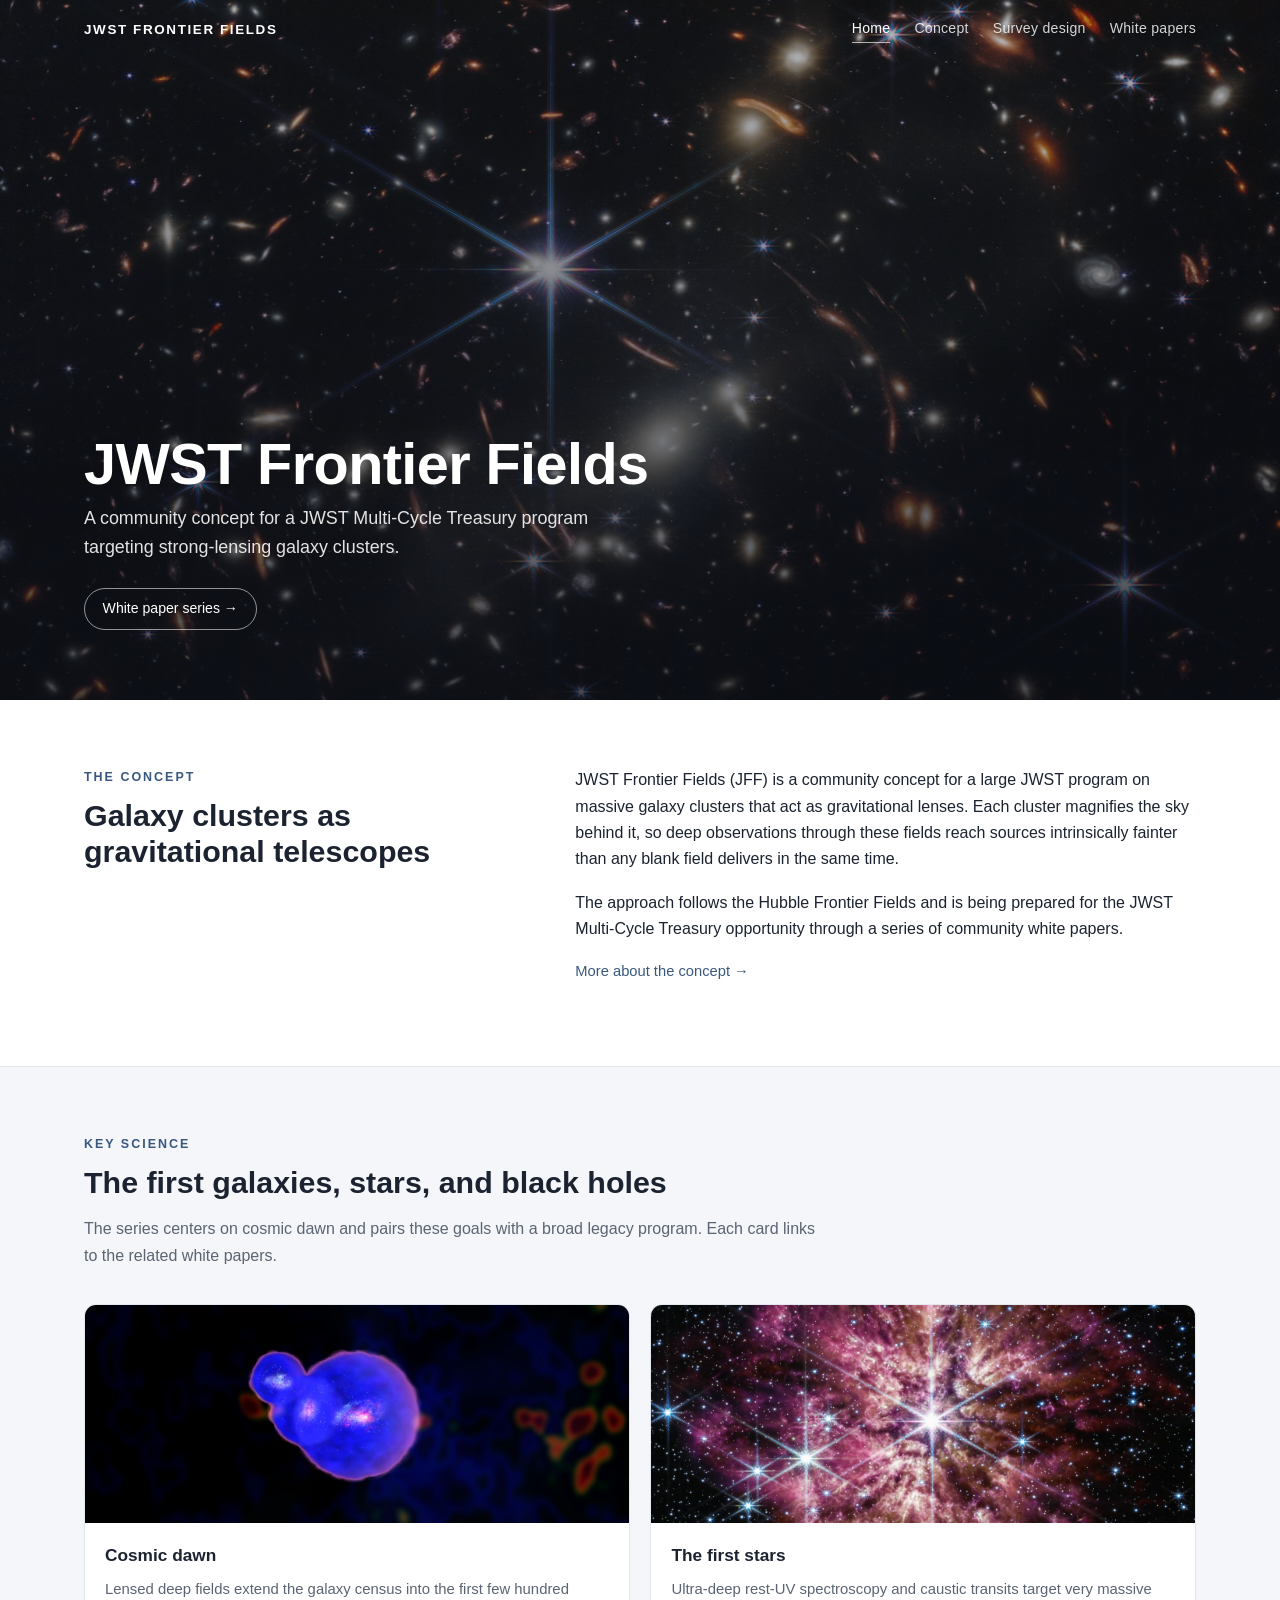
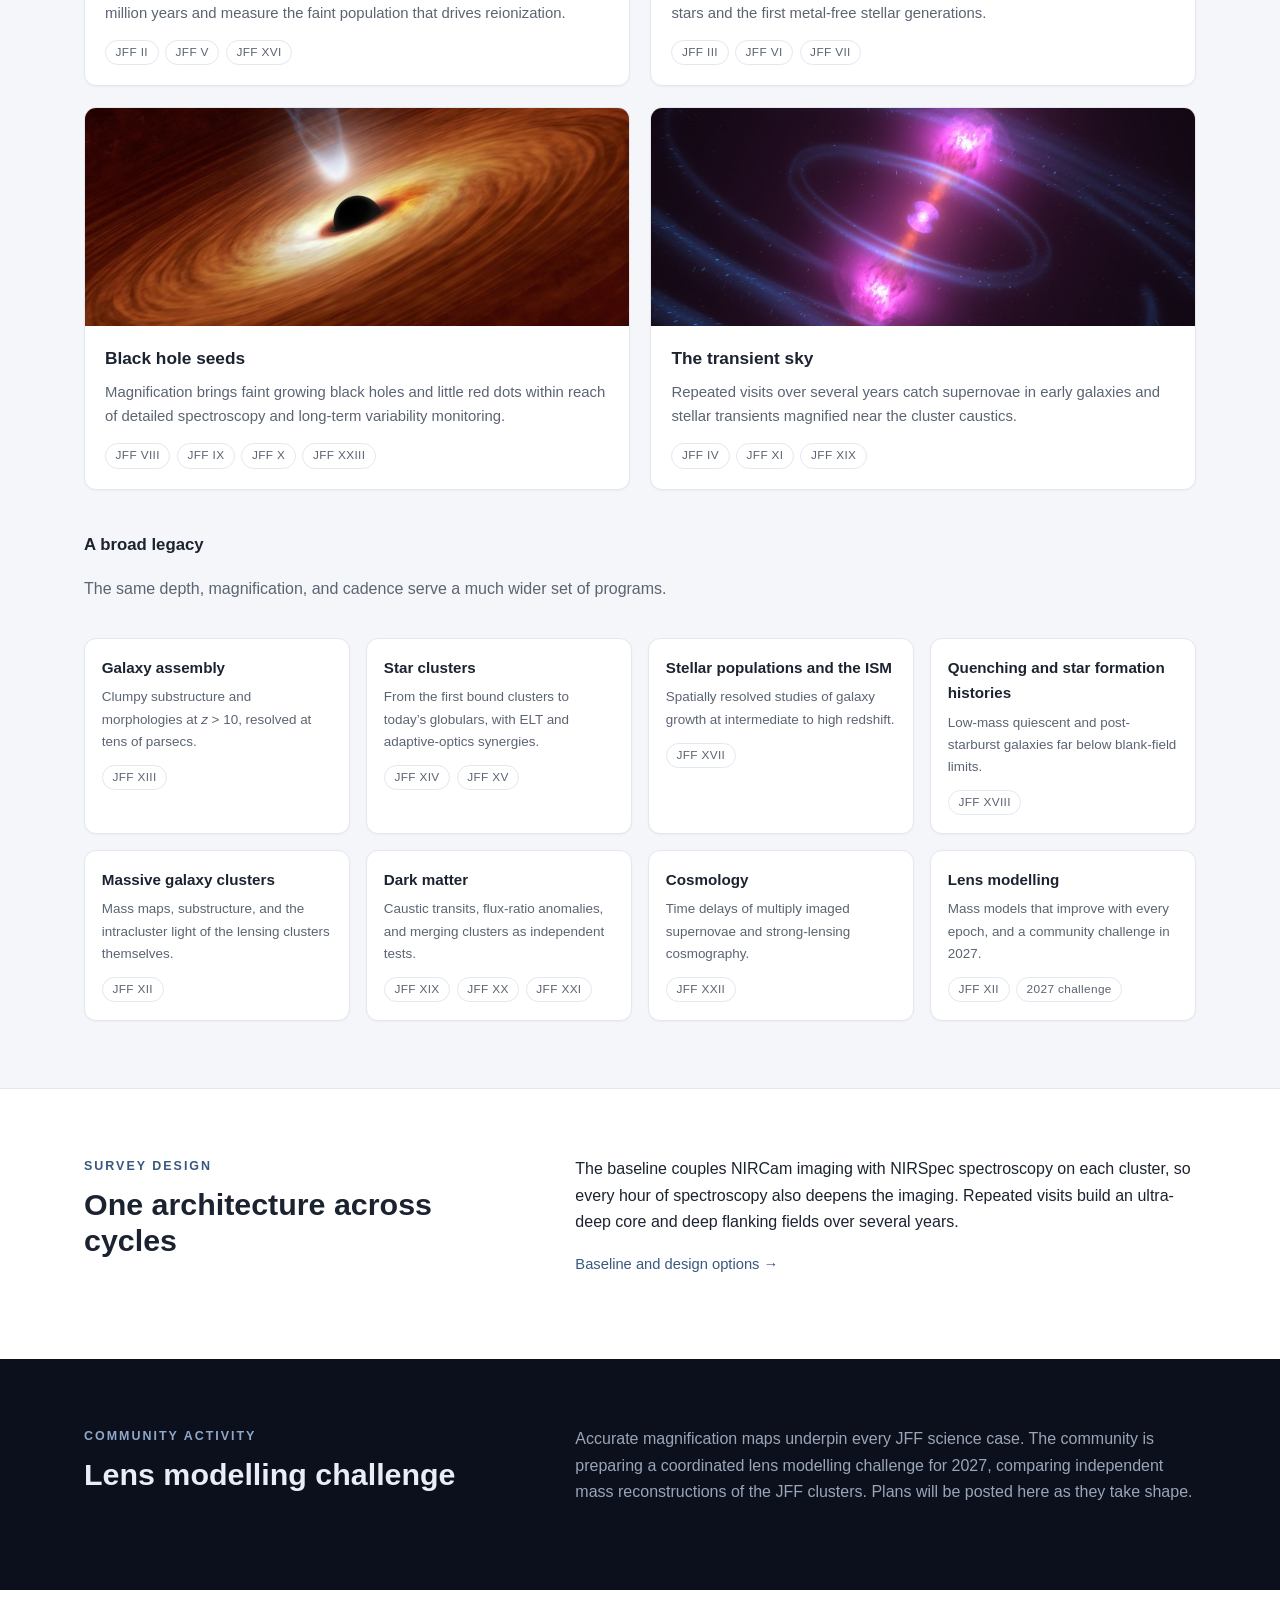
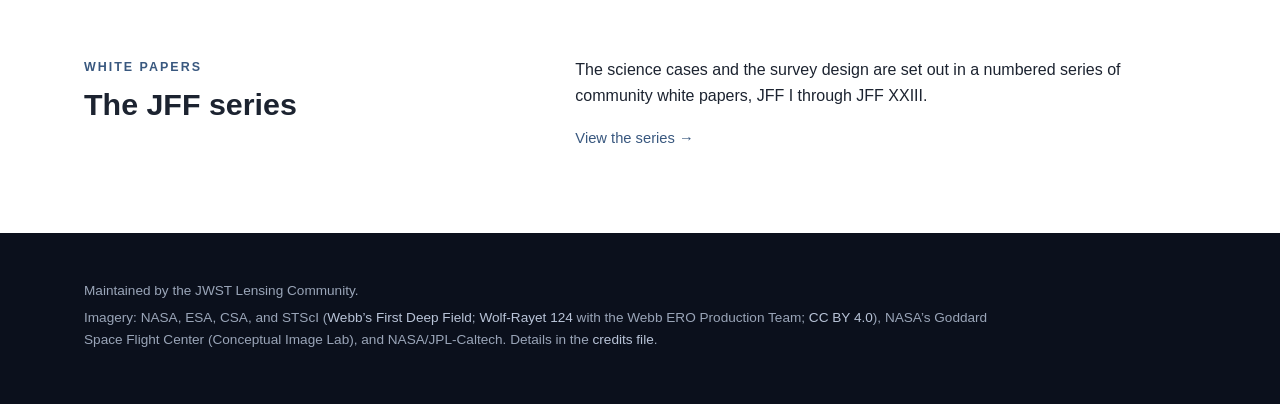
<file: index.html>
<!DOCTYPE html>
<html lang="en">
<head>
<meta charset="UTF-8">
<meta name="viewport" content="width=device-width, initial-scale=1">
<title>JWST Frontier Fields (JFF)</title>
<meta name="description" content="JWST Frontier Fields (JFF) is a community concept for a JWST Multi-Cycle Treasury program on strong-lensing galaxy clusters. This site presents the concept, the survey design, and the JFF white paper series.">
<meta name="robots" content="noindex">
<link rel="icon" href="favicon.ico?v=2" sizes="32x32">
<link rel="icon" type="image/svg+xml" href="images/favicon.svg?v=2">
<link rel="apple-touch-icon" href="images/apple-touch-icon.png?v=2">
<link rel="stylesheet" href="assets/css/style.css">
</head>
<body>

<header class="site-head">
  <div class="wrap nav-bar">
    <a class="brand" href="index.html" aria-label="JWST Frontier Fields home">JWST Frontier Fields</a>
    <nav class="site-nav" aria-label="Site">
      <a href="index.html" aria-current="page">Home</a>
      <a href="concept.html">Concept</a>
      <a href="design.html">Survey design</a>
      <a href="papers.html">White papers</a>
    </nav>
  </div>
</header>

<div class="hero" style="background-image:linear-gradient(to bottom, rgba(9,12,20,0.30), rgba(9,12,20,0.74)), url('images/smacs0723-hero.jpg');">
  <div class="wrap">
    <h1>JWST Frontier Fields</h1>
    <p class="hero-sub">A community concept for a JWST Multi-Cycle Treasury program targeting strong-lensing galaxy clusters.</p>
    <p class="hero-cta"><a href="papers.html">White paper series &rarr;</a></p>
  </div>
</div>

<main>

<section class="band" aria-labelledby="intro-heading">
  <div class="wrap split">
    <div>
      <span class="kicker">The concept</span>
      <h2 id="intro-heading">Galaxy clusters as gravitational telescopes</h2>
    </div>
    <div class="prose">
      <p>JWST Frontier Fields (JFF) is a community concept for a large JWST program on massive
      galaxy clusters that act as gravitational lenses. Each cluster magnifies the sky behind it,
      so deep observations through these fields reach sources intrinsically fainter than any
      blank field delivers in the same time.</p>
      <p>The approach follows the Hubble Frontier Fields and is being prepared for the JWST
      Multi-Cycle Treasury opportunity through a series of community white papers.</p>
      <p class="more"><a href="concept.html">More about the concept &rarr;</a></p>
    </div>
  </div>
</section>

<section class="band alt" aria-labelledby="science-heading">
  <div class="wrap">
    <span class="kicker">Key science</span>
    <h2 id="science-heading">The first galaxies, stars, and black holes</h2>
    <p class="lede">The series centers on cosmic dawn and pairs these goals with a broad legacy
    program. Each card links to the related white papers.</p>
    <div class="cards primary">
      <article class="card">
        <div class="card-media" role="img" aria-label="Illustration of early galaxies carving ionized bubbles in the surrounding gas" style="background-image:url('images/cards/dawn.jpg')"></div>
        <div class="card-body">
          <h3>Cosmic dawn</h3>
          <p>Lensed deep fields extend the galaxy census into the first few hundred million
          years and measure the faint population that drives reionization.</p>
          <div class="wp-tags">
            <a href="papers.html">JFF II</a><a href="papers.html">JFF V</a><a href="papers.html">JFF XVI</a>
          </div>
        </div>
      </article>
      <article class="card">
        <div class="card-media" role="img" aria-label="The massive star WR 124 and its ejected nebula imaged by JWST" style="background-image:url('images/cards/stars.jpg')"></div>
        <div class="card-body">
          <h3>The first stars</h3>
          <p>Ultra-deep rest-UV spectroscopy and caustic transits target very massive stars
          and the first metal-free stellar generations.</p>
          <div class="wp-tags">
            <a href="papers.html">JFF III</a><a href="papers.html">JFF VI</a><a href="papers.html">JFF VII</a>
          </div>
        </div>
      </article>
      <article class="card">
        <div class="card-media" role="img" aria-label="Artist's concept of a black hole with an accretion disk and a jet" style="background-image:url('images/cards/seeds.jpg')"></div>
        <div class="card-body">
          <h3>Black hole seeds</h3>
          <p>Magnification brings faint growing black holes and little red dots within reach
          of detailed spectroscopy and long-term variability monitoring.</p>
          <div class="wp-tags">
            <a href="papers.html">JFF VIII</a><a href="papers.html">JFF IX</a><a href="papers.html">JFF X</a><a href="papers.html">JFF XXIII</a>
          </div>
        </div>
      </article>
      <article class="card">
        <div class="card-media" role="img" aria-label="Illustration of a brilliant jetted stellar explosion" style="background-image:url('images/cards/transients.jpg')"></div>
        <div class="card-body">
          <h3>The transient sky</h3>
          <p>Repeated visits over several years catch supernovae in early galaxies and
          stellar transients magnified near the cluster caustics.</p>
          <div class="wp-tags">
            <a href="papers.html">JFF IV</a><a href="papers.html">JFF XI</a><a href="papers.html">JFF XIX</a>
          </div>
        </div>
      </article>
    </div>
    <h3 class="sub-heading">A broad legacy</h3>
    <p class="lede">The same depth, magnification, and cadence serve a much wider set of
    programs.</p>
    <div class="cards legacy">
      <article class="card mini">
        <div class="card-body">
          <h3>Galaxy assembly</h3>
          <p>Clumpy substructure and morphologies at <em>z</em> &gt; 10, resolved at tens
          of parsecs.</p>
          <div class="wp-tags"><a href="papers.html">JFF XIII</a></div>
        </div>
      </article>
      <article class="card mini">
        <div class="card-body">
          <h3>Star clusters</h3>
          <p>From the first bound clusters to today&rsquo;s globulars, with ELT and
          adaptive-optics synergies.</p>
          <div class="wp-tags"><a href="papers.html">JFF XIV</a><a href="papers.html">JFF XV</a></div>
        </div>
      </article>
      <article class="card mini">
        <div class="card-body">
          <h3>Stellar populations and the ISM</h3>
          <p>Spatially resolved studies of galaxy growth at intermediate to high
          redshift.</p>
          <div class="wp-tags"><a href="papers.html">JFF XVII</a></div>
        </div>
      </article>
      <article class="card mini">
        <div class="card-body">
          <h3>Quenching and star formation histories</h3>
          <p>Low-mass quiescent and post-starburst galaxies far below blank-field
          limits.</p>
          <div class="wp-tags"><a href="papers.html">JFF XVIII</a></div>
        </div>
      </article>
      <article class="card mini">
        <div class="card-body">
          <h3>Massive galaxy clusters</h3>
          <p>Mass maps, substructure, and the intracluster light of the lensing
          clusters themselves.</p>
          <div class="wp-tags"><a href="papers.html">JFF XII</a></div>
        </div>
      </article>
      <article class="card mini">
        <div class="card-body">
          <h3>Dark matter</h3>
          <p>Caustic transits, flux-ratio anomalies, and merging clusters as
          independent tests.</p>
          <div class="wp-tags"><a href="papers.html">JFF XIX</a><a href="papers.html">JFF XX</a><a href="papers.html">JFF XXI</a></div>
        </div>
      </article>
      <article class="card mini">
        <div class="card-body">
          <h3>Cosmology</h3>
          <p>Time delays of multiply imaged supernovae and strong-lensing
          cosmography.</p>
          <div class="wp-tags"><a href="papers.html">JFF XXII</a></div>
        </div>
      </article>
      <article class="card mini">
        <div class="card-body">
          <h3>Lens modelling</h3>
          <p>Mass models that improve with every epoch, and a community challenge
          in 2027.</p>
          <div class="wp-tags"><a href="papers.html">JFF XII</a><a href="concept.html#challenge">2027 challenge</a></div>
        </div>
      </article>
    </div>
  </div>
</section>

<section class="band" aria-labelledby="design-heading">
  <div class="wrap split">
    <div>
      <span class="kicker">Survey design</span>
      <h2 id="design-heading">One architecture across cycles</h2>
    </div>
    <div class="prose">
      <p>The baseline couples NIRCam imaging with NIRSpec spectroscopy on each cluster, so
      every hour of spectroscopy also deepens the imaging. Repeated visits build an
      ultra-deep core and deep flanking fields over several years.</p>
      <p class="more"><a href="design.html">Baseline and design options &rarr;</a></p>
    </div>
  </div>
</section>

<section class="band dark" aria-labelledby="lens-heading">
  <div class="wrap split">
    <div>
      <span class="kicker">Community activity</span>
      <h2 id="lens-heading">Lens modelling challenge</h2>
    </div>
    <div class="prose">
      <p>Accurate magnification maps underpin every JFF science case. The community is
      preparing a coordinated lens modelling challenge for 2027, comparing independent
      mass reconstructions of the JFF clusters. Plans will be posted here as they take
      shape.</p>
    </div>
  </div>
</section>

<section class="band" aria-labelledby="papers-heading">
  <div class="wrap split">
    <div>
      <span class="kicker">White papers</span>
      <h2 id="papers-heading">The JFF series</h2>
    </div>
    <div class="prose">
      <p>The science cases and the survey design are set out in a numbered series of
      community white papers, JFF I through JFF XXIII.</p>
      <p class="more"><a href="papers.html">View the series &rarr;</a></p>
    </div>
  </div>
</section>

</main>

<footer class="site-footer">
  <div class="wrap">
    <p>Maintained by the JWST Lensing Community.</p>
    <p>Imagery: NASA, ESA, CSA, and STScI (<a href="https://esawebb.org/images/weic2209a/">Webb&rsquo;s
    First Deep Field</a>; <a href="https://esawebb.org/images/weic2307a/">Wolf-Rayet 124</a> with the
    Webb ERO Production Team; <a href="https://creativecommons.org/licenses/by/4.0/">CC BY 4.0</a>),
    NASA&rsquo;s Goddard Space Flight Center (Conceptual Image Lab), and NASA/JPL-Caltech. Details in the
    <a href="https://github.com/jwst-frontier-fields/jwst-frontier-fields.github.io/blob/main/images/CREDITS.md">credits file</a>.</p>
  </div>
</footer>

</body>
</html>
</file>
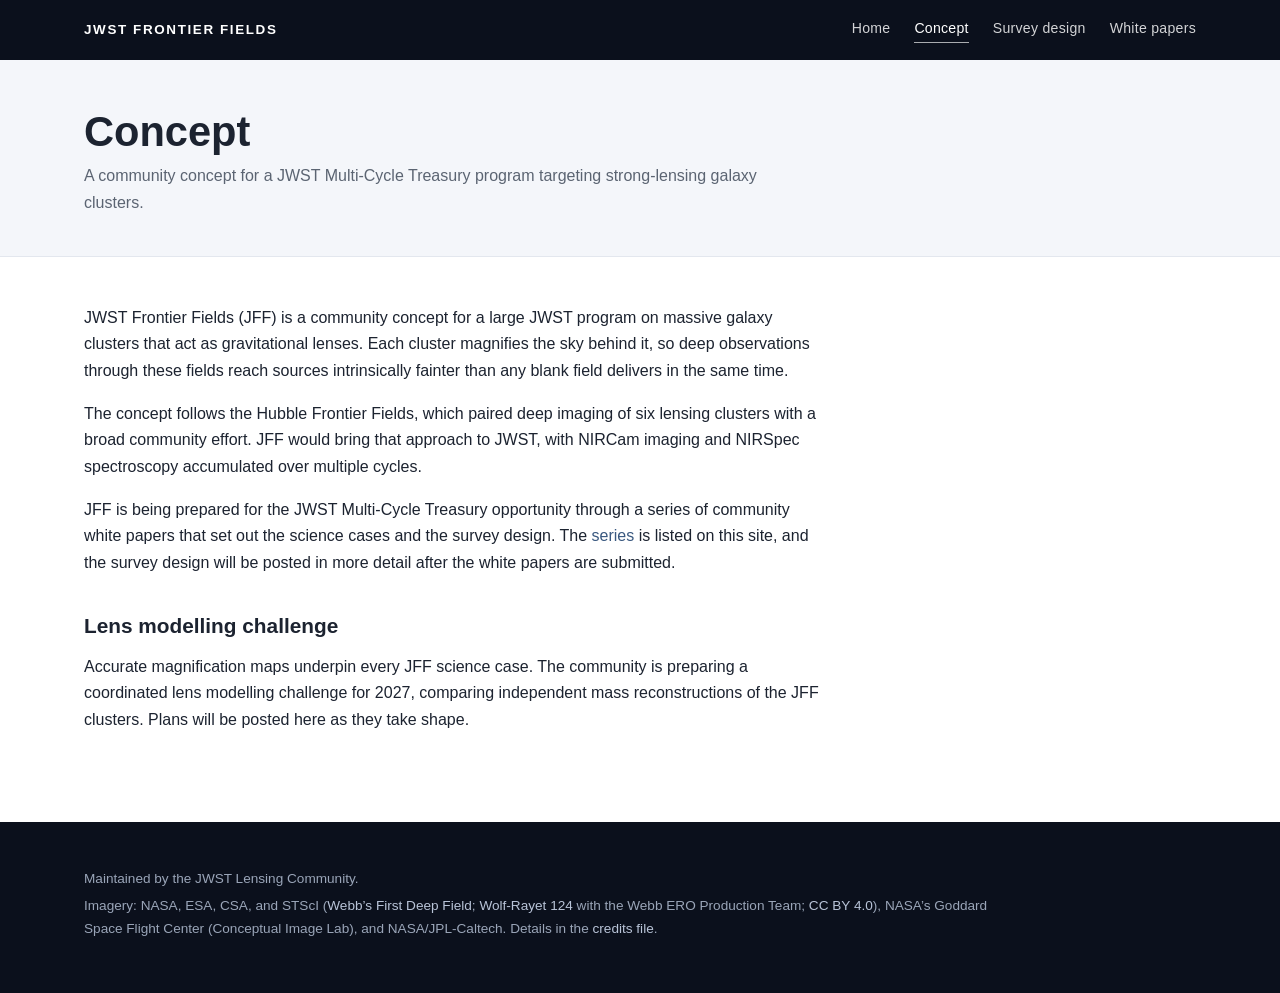
<file: concept.html>
<!DOCTYPE html>
<html lang="en">
<head>
<meta charset="UTF-8">
<meta name="viewport" content="width=device-width, initial-scale=1">
<title>Concept · JWST Frontier Fields</title>
<meta name="description" content="The JWST Frontier Fields concept, a community program on strong-lensing galaxy clusters prepared for the JWST Multi-Cycle Treasury opportunity.">
<meta name="robots" content="noindex">
<link rel="icon" href="favicon.ico?v=2" sizes="32x32">
<link rel="icon" type="image/svg+xml" href="images/favicon.svg?v=2">
<link rel="apple-touch-icon" href="images/apple-touch-icon.png?v=2">
<link rel="stylesheet" href="assets/css/style.css">
</head>
<body>

<header class="site-head solid">
  <div class="wrap nav-bar">
    <a class="brand" href="index.html" aria-label="JWST Frontier Fields home">JWST Frontier Fields</a>
    <nav class="site-nav" aria-label="Site">
      <a href="index.html">Home</a>
      <a href="concept.html" aria-current="page">Concept</a>
      <a href="design.html">Survey design</a>
      <a href="papers.html">White papers</a>
    </nav>
  </div>
</header>

<div class="page-head">
  <div class="wrap">
    <h1>Concept</h1>
    <p>A community concept for a JWST Multi-Cycle Treasury program targeting strong-lensing
    galaxy clusters.</p>
  </div>
</div>

<main class="page-body">
  <div class="wrap">
  <div class="prose">
    <p>JWST Frontier Fields (JFF) is a community concept for a large JWST program on massive
    galaxy clusters that act as gravitational lenses. Each cluster magnifies the sky behind it,
    so deep observations through these fields reach sources intrinsically fainter than any
    blank field delivers in the same time.</p>
    <p>The concept follows the Hubble Frontier Fields, which paired deep imaging of six lensing
    clusters with a broad community effort. JFF would bring that approach to JWST, with NIRCam
    imaging and NIRSpec spectroscopy accumulated over multiple cycles.</p>
    <p>JFF is being prepared for the JWST Multi-Cycle Treasury opportunity through a series of
    community white papers that set out the science cases and the survey design. The
    <a href="papers.html">series</a> is listed on this site, and the survey design will be
    posted in more detail after the white papers are submitted.</p>

    <h2 id="challenge">Lens modelling challenge</h2>
    <p>Accurate magnification maps underpin every JFF science case. The community is preparing
    a coordinated lens modelling challenge for 2027, comparing independent mass reconstructions
    of the JFF clusters. Plans will be posted here as they take shape.</p>
  </div>
  </div>
</main>

<footer class="site-footer">
  <div class="wrap">
    <p>Maintained by the JWST Lensing Community.</p>
    <p>Imagery: NASA, ESA, CSA, and STScI (<a href="https://esawebb.org/images/weic2209a/">Webb&rsquo;s
    First Deep Field</a>; <a href="https://esawebb.org/images/weic2307a/">Wolf-Rayet 124</a> with the
    Webb ERO Production Team; <a href="https://creativecommons.org/licenses/by/4.0/">CC BY 4.0</a>),
    NASA&rsquo;s Goddard Space Flight Center (Conceptual Image Lab), and NASA/JPL-Caltech. Details in the
    <a href="https://github.com/jwst-frontier-fields/jwst-frontier-fields.github.io/blob/main/images/CREDITS.md">credits file</a>.</p>
  </div>
</footer>

</body>
</html>
</file>
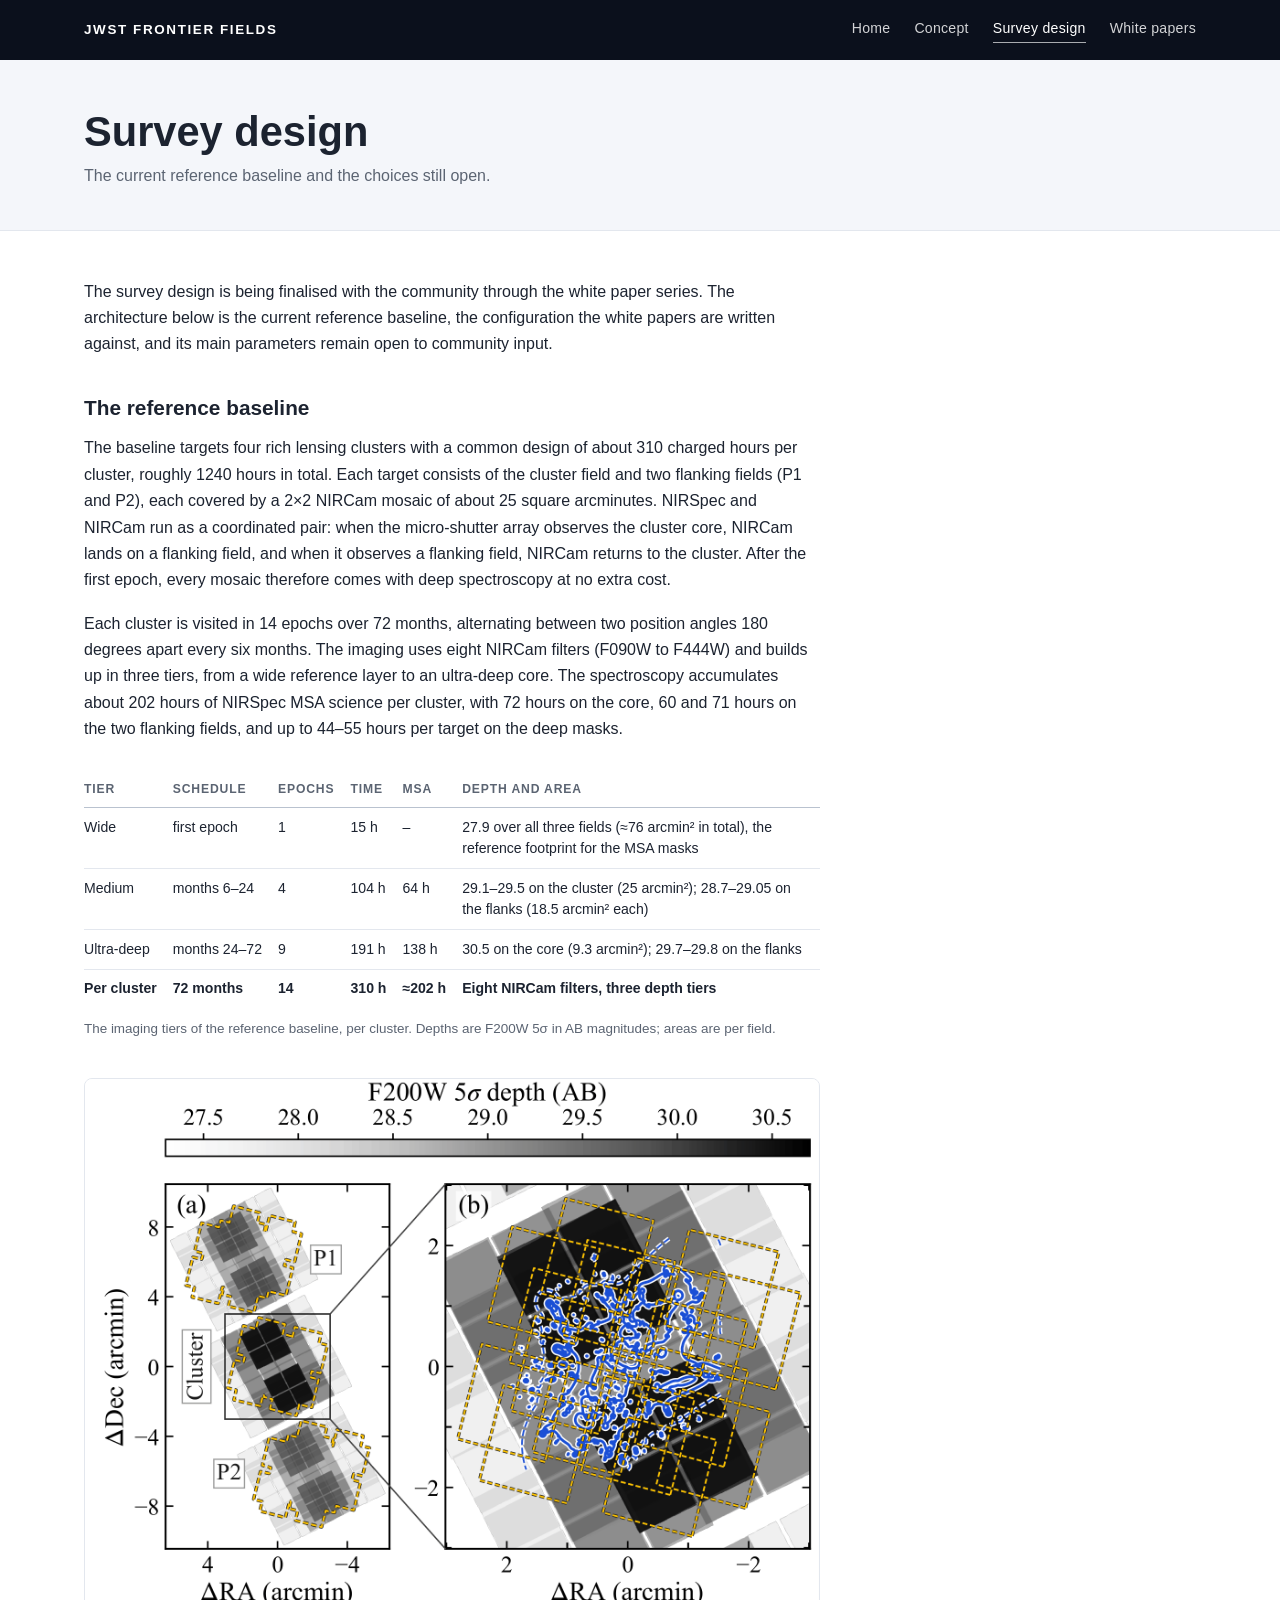
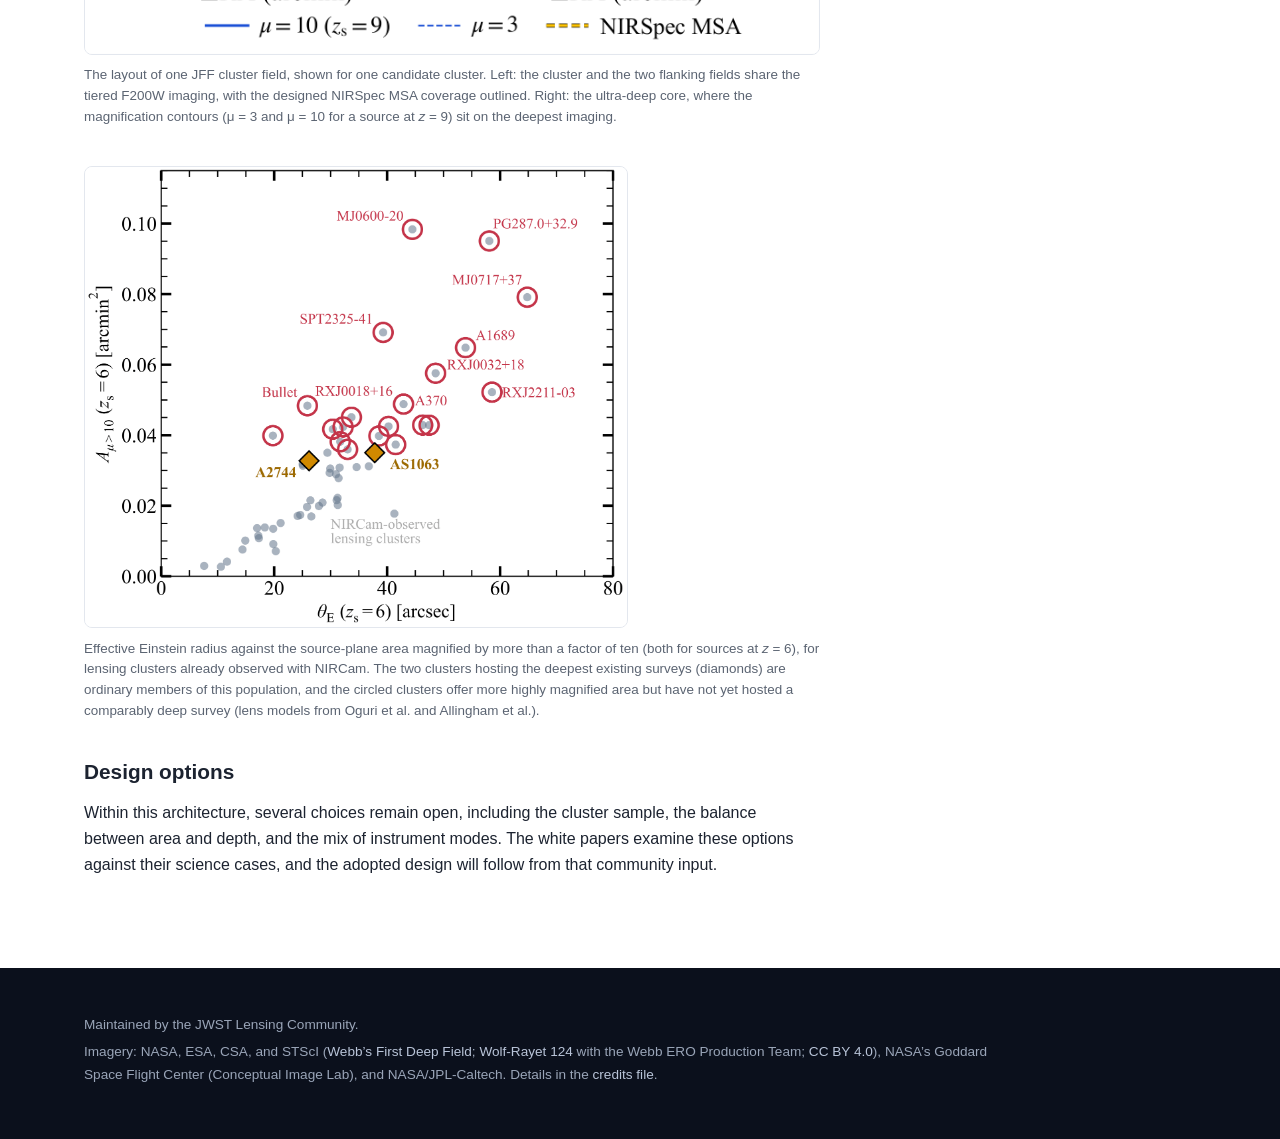
<file: design.html>
<!DOCTYPE html>
<html lang="en">
<head>
<meta charset="UTF-8">
<meta name="viewport" content="width=device-width, initial-scale=1">
<title>Survey design · JWST Frontier Fields</title>
<meta name="description" content="The reference baseline of the JWST Frontier Fields concept: four rich lensing clusters with tiered NIRCam imaging and deep NIRSpec spectroscopy, and the design options still open.">
<meta name="robots" content="noindex">
<link rel="icon" href="favicon.ico?v=2" sizes="32x32">
<link rel="icon" type="image/svg+xml" href="images/favicon.svg?v=2">
<link rel="apple-touch-icon" href="images/apple-touch-icon.png?v=2">
<link rel="stylesheet" href="assets/css/style.css">
</head>
<body>

<header class="site-head solid">
  <div class="wrap nav-bar">
    <a class="brand" href="index.html" aria-label="JWST Frontier Fields home">JWST Frontier Fields</a>
    <nav class="site-nav" aria-label="Site">
      <a href="index.html">Home</a>
      <a href="concept.html">Concept</a>
      <a href="design.html" aria-current="page">Survey design</a>
      <a href="papers.html">White papers</a>
    </nav>
  </div>
</header>

<div class="page-head">
  <div class="wrap">
    <h1>Survey design</h1>
    <p>The current reference baseline and the choices still open.</p>
  </div>
</div>

<main class="page-body">
  <div class="wrap">
  <div class="prose">
    <p>The survey design is being finalised with the community through the white paper
    series. The architecture below is the current reference baseline, the configuration the
    white papers are written against, and its main parameters remain open to community
    input.</p>

    <h2>The reference baseline</h2>
    <p>The baseline targets four rich lensing clusters with a common design of about 310
    charged hours per cluster, roughly 1240 hours in total. Each target consists of the
    cluster field and two flanking fields (P1 and P2), each covered by a 2&times;2 NIRCam
    mosaic of about 25 square arcminutes. NIRSpec and NIRCam run as a coordinated pair:
    when the micro-shutter array observes the cluster core, NIRCam lands on a flanking
    field, and when it observes a flanking field, NIRCam returns to the cluster. After the
    first epoch, every mosaic therefore comes with deep spectroscopy at no extra cost.</p>
    <p>Each cluster is visited in 14 epochs over 72 months, alternating between two
    position angles 180 degrees apart every six months. The imaging uses eight NIRCam
    filters (F090W to F444W) and builds up in three tiers, from a wide reference layer to
    an ultra-deep core. The spectroscopy accumulates about 202 hours of NIRSpec MSA science
    per cluster, with 72 hours on the core, 60 and 71 hours on the two flanking fields, and
    up to 44&ndash;55 hours per target on the deep masks.</p>

    <div class="table-scroll">
    <table class="spec">
      <caption>The imaging tiers of the reference baseline, per cluster. Depths are
      F200W 5&sigma; in AB magnitudes; areas are per field.</caption>
      <thead>
        <tr><th>Tier</th><th>Schedule</th><th>Epochs</th><th>Time</th><th>MSA</th><th>Depth and area</th></tr>
      </thead>
      <tbody>
        <tr>
          <td>Wide</td><td>first epoch</td><td>1</td><td>15 h</td><td>&ndash;</td>
          <td>27.9 over all three fields (&approx;76 arcmin&sup2; in total), the reference
          footprint for the MSA masks</td>
        </tr>
        <tr>
          <td>Medium</td><td>months 6&ndash;24</td><td>4</td><td>104 h</td><td>64 h</td>
          <td>29.1&ndash;29.5 on the cluster (25 arcmin&sup2;); 28.7&ndash;29.05 on the
          flanks (18.5 arcmin&sup2; each)</td>
        </tr>
        <tr>
          <td>Ultra-deep</td><td>months 24&ndash;72</td><td>9</td><td>191 h</td><td>138 h</td>
          <td>30.5 on the core (9.3 arcmin&sup2;); 29.7&ndash;29.8 on the flanks</td>
        </tr>
        <tr class="sum">
          <td>Per cluster</td><td>72 months</td><td>14</td><td>310 h</td><td>&approx;202 h</td>
          <td>Eight NIRCam filters, three depth tiers</td>
        </tr>
      </tbody>
    </table>
    </div>

    <figure>
      <img src="images/design/footprint.png" width="1606" height="1258"
      alt="Depth map of one JFF cluster field: the cluster and two flanking fields with tiered imaging, NIRSpec MSA outlines, and magnification contours on the ultra-deep core">
      <figcaption>The layout of one JFF cluster field, shown for one candidate cluster.
      Left: the cluster and the two flanking fields share the tiered F200W imaging, with
      the designed NIRSpec MSA coverage outlined. Right: the ultra-deep core, where the
      magnification contours (&mu; = 3 and &mu; = 10 for a source at <em>z</em> = 9) sit
      on the deepest imaging.</figcaption>
    </figure>

    <figure>
      <img src="images/design/clusters.png" width="1632" height="1385"
      alt="Effective Einstein radius against highly magnified source-plane area for lensing clusters observed with NIRCam"
      style="max-width: 34rem;">
      <figcaption>Effective Einstein radius against the source-plane area magnified by more
      than a factor of ten (both for sources at <em>z</em> = 6), for lensing clusters
      already observed with NIRCam. The two clusters hosting the deepest existing surveys
      (diamonds) are ordinary members of this population, and the circled clusters offer
      more highly magnified area but have not yet hosted a comparably deep survey
      (lens models from Oguri et al. and Allingham et al.).</figcaption>
    </figure>

    <h2>Design options</h2>
    <p>Within this architecture, several choices remain open, including the cluster sample,
    the balance between area and depth, and the mix of instrument modes. The white papers
    examine these options against their science cases, and the adopted design will follow
    from that community input.</p>
  </div>
  </div>
</main>

<footer class="site-footer">
  <div class="wrap">
    <p>Maintained by the JWST Lensing Community.</p>
    <p>Imagery: NASA, ESA, CSA, and STScI (<a href="https://esawebb.org/images/weic2209a/">Webb&rsquo;s
    First Deep Field</a>; <a href="https://esawebb.org/images/weic2307a/">Wolf-Rayet 124</a> with the
    Webb ERO Production Team; <a href="https://creativecommons.org/licenses/by/4.0/">CC BY 4.0</a>),
    NASA&rsquo;s Goddard Space Flight Center (Conceptual Image Lab), and NASA/JPL-Caltech. Details in the
    <a href="https://github.com/jwst-frontier-fields/jwst-frontier-fields.github.io/blob/main/images/CREDITS.md">credits file</a>.</p>
  </div>
</footer>

</body>
</html>
</file>
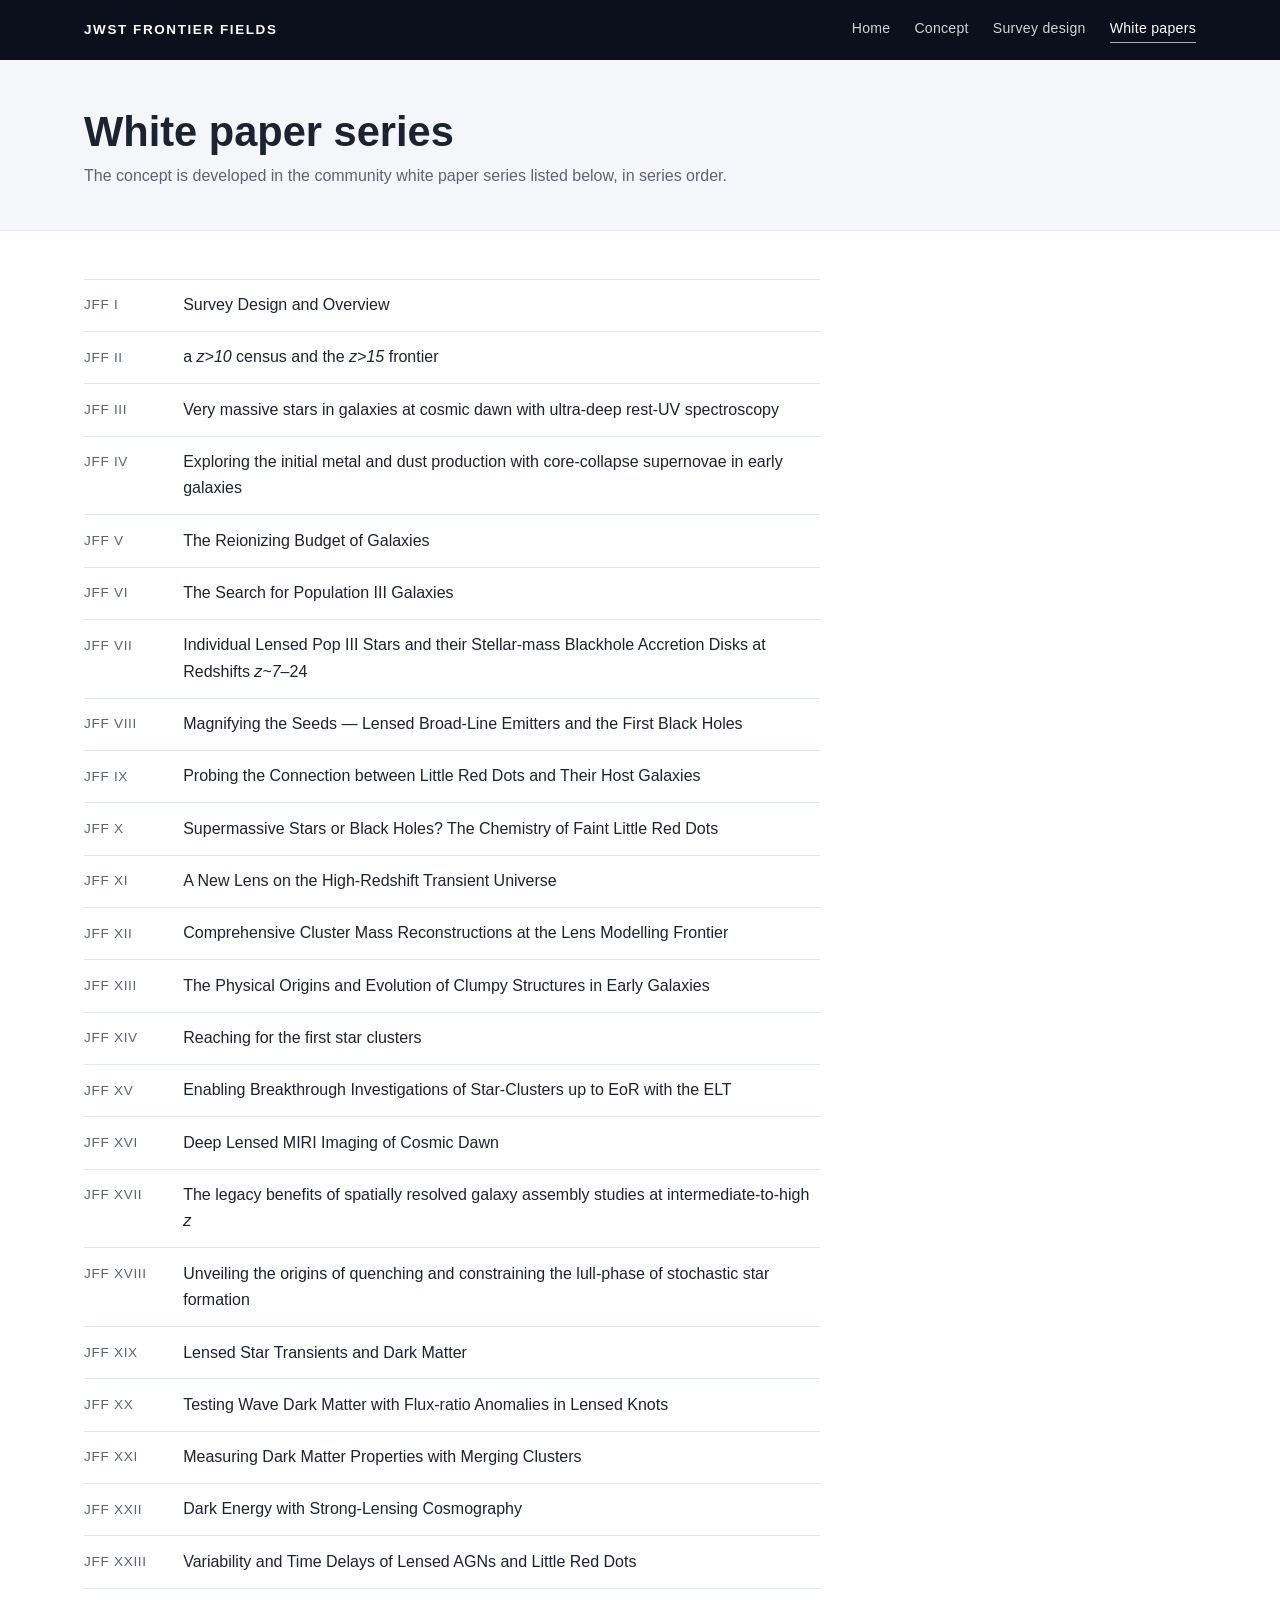
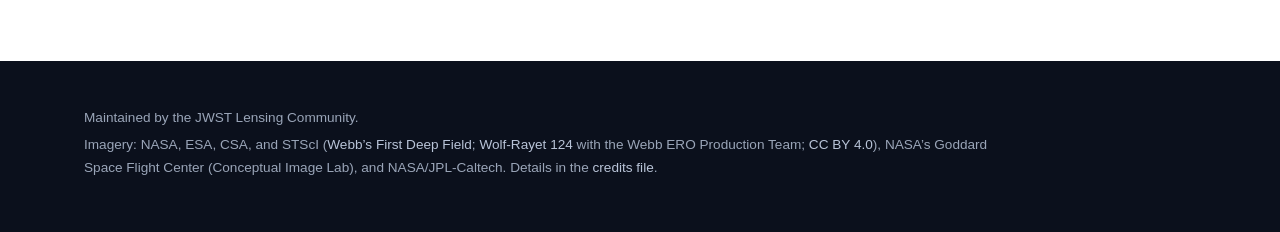
<file: papers.html>
<!DOCTYPE html>
<html lang="en">
<head>
<meta charset="UTF-8">
<meta name="viewport" content="width=device-width, initial-scale=1">
<title>White papers · JWST Frontier Fields</title>
<meta name="description" content="The JWST Frontier Fields community white paper series, JFF I through JFF XXIII.">
<meta name="robots" content="noindex">
<link rel="icon" href="favicon.ico?v=2" sizes="32x32">
<link rel="icon" type="image/svg+xml" href="images/favicon.svg?v=2">
<link rel="apple-touch-icon" href="images/apple-touch-icon.png?v=2">
<link rel="stylesheet" href="assets/css/style.css">
</head>
<body>

<header class="site-head solid">
  <div class="wrap nav-bar">
    <a class="brand" href="index.html" aria-label="JWST Frontier Fields home">JWST Frontier Fields</a>
    <nav class="site-nav" aria-label="Site">
      <a href="index.html">Home</a>
      <a href="concept.html">Concept</a>
      <a href="design.html">Survey design</a>
      <a href="papers.html" aria-current="page">White papers</a>
    </nav>
  </div>
</header>

<div class="page-head">
  <div class="wrap">
    <h1>White paper series</h1>
    <p>The concept is developed in the community white paper series listed below, in series
    order.</p>
  </div>
</div>

<main class="page-body">
  <div class="wrap">
    <ol class="papers">
      <!-- JFF-PAPERS:BEGIN -->
        <li><span class="wp-num">JFF I</span><span class="wp-title">Survey Design and Overview</span></li>
        <li><span class="wp-num">JFF II</span><span class="wp-title">a <em>z&gt;10</em> census and the <em>z&gt;15</em> frontier</span></li>
        <li><span class="wp-num">JFF III</span><span class="wp-title">Very massive stars in galaxies at cosmic dawn with ultra-deep rest-UV spectroscopy</span></li>
        <li><span class="wp-num">JFF IV</span><span class="wp-title">Exploring the initial metal and dust production with core-collapse supernovae in early galaxies</span></li>
        <li><span class="wp-num">JFF V</span><span class="wp-title">The Reionizing Budget of Galaxies</span></li>
        <li><span class="wp-num">JFF VI</span><span class="wp-title">The Search for Population III Galaxies</span></li>
        <li><span class="wp-num">JFF VII</span><span class="wp-title">Individual Lensed Pop III Stars and their Stellar-mass Blackhole Accretion Disks at Redshifts <em>z~7</em>–24</span></li>
        <li><span class="wp-num">JFF VIII</span><span class="wp-title">Magnifying the Seeds — Lensed Broad-Line Emitters and the First Black Holes</span></li>
        <li><span class="wp-num">JFF IX</span><span class="wp-title">Probing the Connection between Little Red Dots and Their Host Galaxies</span></li>
        <li><span class="wp-num">JFF X</span><span class="wp-title">Supermassive Stars or Black Holes? The Chemistry of Faint Little Red Dots</span></li>
        <li><span class="wp-num">JFF XI</span><span class="wp-title">A New Lens on the High-Redshift Transient Universe</span></li>
        <li><span class="wp-num">JFF XII</span><span class="wp-title">Comprehensive Cluster Mass Reconstructions at the Lens Modelling Frontier</span></li>
        <li><span class="wp-num">JFF XIII</span><span class="wp-title">The Physical Origins and Evolution of Clumpy Structures in Early Galaxies</span></li>
        <li><span class="wp-num">JFF XIV</span><span class="wp-title">Reaching for the first star clusters</span></li>
        <li><span class="wp-num">JFF XV</span><span class="wp-title">Enabling Breakthrough Investigations of Star-Clusters up to EoR with the ELT</span></li>
        <li><span class="wp-num">JFF XVI</span><span class="wp-title">Deep Lensed MIRI Imaging of Cosmic Dawn</span></li>
        <li><span class="wp-num">JFF XVII</span><span class="wp-title">The legacy benefits of spatially resolved galaxy assembly studies at intermediate-to-high <em>z</em></span></li>
        <li><span class="wp-num">JFF XVIII</span><span class="wp-title">Unveiling the origins of quenching and constraining the lull-phase of stochastic star formation</span></li>
        <li><span class="wp-num">JFF XIX</span><span class="wp-title">Lensed Star Transients and Dark Matter</span></li>
        <li><span class="wp-num">JFF XX</span><span class="wp-title">Testing Wave Dark Matter with Flux-ratio Anomalies in Lensed Knots</span></li>
        <li><span class="wp-num">JFF XXI</span><span class="wp-title">Measuring Dark Matter Properties with Merging Clusters</span></li>
        <li><span class="wp-num">JFF XXII</span><span class="wp-title">Dark Energy with Strong-Lensing Cosmography</span></li>
        <li><span class="wp-num">JFF XXIII</span><span class="wp-title">Variability and Time Delays of Lensed AGNs and Little Red Dots</span></li>
      <!-- JFF-PAPERS:END -->
    </ol>
  </div>
</main>

<footer class="site-footer">
  <div class="wrap">
    <p>Maintained by the JWST Lensing Community.</p>
    <p>Imagery: NASA, ESA, CSA, and STScI (<a href="https://esawebb.org/images/weic2209a/">Webb&rsquo;s
    First Deep Field</a>; <a href="https://esawebb.org/images/weic2307a/">Wolf-Rayet 124</a> with the
    Webb ERO Production Team; <a href="https://creativecommons.org/licenses/by/4.0/">CC BY 4.0</a>),
    NASA&rsquo;s Goddard Space Flight Center (Conceptual Image Lab), and NASA/JPL-Caltech. Details in the
    <a href="https://github.com/jwst-frontier-fields/jwst-frontier-fields.github.io/blob/main/images/CREDITS.md">credits file</a>.</p>
  </div>
</footer>

</body>
</html>
</file>
<file: assets/css/style.css>
:root {
  --bg: #ffffff;
  --bg-alt: #f4f6fa;
  --dark: #0b101c;
  --ink: #1c2330;
  --ink-dark: #e9edf5;
  --muted: #5b6472;
  --muted-dark: #9aa5b8;
  --accent: #39587f;
  --rule: #e3e7ee;
  --w-wide: 72rem;
  --w-prose: 46rem;
}

* { box-sizing: border-box; }

body {
  margin: 0;
  background: var(--bg);
  color: var(--ink);
  font: 16px/1.65 -apple-system, BlinkMacSystemFont, "Segoe UI", Helvetica, Arial, sans-serif;
  -webkit-font-smoothing: antialiased;
  text-rendering: optimizeLegibility;
}

a { color: var(--accent); text-decoration: none; }
a:hover { text-decoration: underline; }

.wrap { max-width: var(--w-wide); margin: 0 auto; padding: 0 20px; }
.prose { max-width: var(--w-prose); }
.prose p { margin: 0 0 1.05em; }

/* Header and navigation */
.site-head { position: absolute; top: 0; left: 0; right: 0; z-index: 10; }
.site-head.solid { position: static; background: var(--dark); }
.nav-bar {
  display: flex; align-items: center; justify-content: space-between;
  gap: 1rem; padding-top: 1.05rem; padding-bottom: 1.05rem;
}
.brand {
  font-weight: 700; letter-spacing: .12em; text-transform: uppercase;
  color: #fff; font-size: .84rem; white-space: nowrap;
}
.brand:hover { text-decoration: none; }
nav.site-nav { display: flex; gap: 1.5rem; flex-wrap: wrap; justify-content: flex-end; }
nav.site-nav a { color: rgba(255,255,255,.82); font-size: .88rem; letter-spacing: .02em; }
nav.site-nav a:hover { color: #fff; text-decoration: none; }
nav.site-nav a[aria-current="page"] {
  color: #fff;
  border-bottom: 1px solid rgba(255,255,255,.65);
  padding-bottom: 2px;
}

/* Hero (home) */
.hero {
  position: relative;
  display: flex; align-items: flex-end;
  min-height: min(82vh, 700px);
  background-size: cover;
  background-position: center 38%;
  color: #fff;
}
.hero .wrap { width: 100%; padding-bottom: 3.4rem; }
.hero h1 {
  margin: 0 0 .55rem;
  font-size: clamp(2.3rem, 5.2vw, 3.6rem);
  line-height: 1.08;
  letter-spacing: -.01em;
}
.hero-sub {
  margin: 0; max-width: 36rem;
  font-size: clamp(1rem, 1.6vw, 1.12rem);
  color: rgba(255,255,255,.88);
}
.hero-cta { margin-top: 1.6rem; }
.hero-cta a {
  display: inline-block;
  border: 1px solid rgba(255,255,255,.55);
  color: #fff;
  padding: .5rem 1.1rem;
  border-radius: 999px;
  font-size: .88rem;
}
.hero-cta a:hover { background: rgba(255,255,255,.12); text-decoration: none; }

/* Page header (subpages) */
.page-head {
  background: var(--bg-alt);
  border-bottom: 1px solid var(--rule);
  padding: 3.1rem 0 2.5rem;
}
.page-head h1 { margin: 0 0 .45rem; font-size: clamp(1.9rem, 3.4vw, 2.6rem); line-height: 1.12; }
.page-head p { margin: 0; color: var(--muted); max-width: 44rem; }
.page-body { padding: 3rem 0 4.5rem; }
.page-body h2 { margin: 2.4rem 0 .9rem; font-size: 1.3rem; }
.page-body h2:first-child { margin-top: 0; }

/* Bands (home sections) */
section.band { padding: 4.2rem 0; }
section.band.alt { background: var(--bg-alt); border-top: 1px solid var(--rule); border-bottom: 1px solid var(--rule); }
section.band.dark { background: var(--dark); color: var(--ink-dark); }
section.band.dark p { color: var(--muted-dark); }
section.band.dark .kicker { color: #8fa7c9; }
section.band.dark h2 { color: var(--ink-dark); }

.kicker {
  display: block;
  font-size: .78rem; font-weight: 600;
  letter-spacing: .16em; text-transform: uppercase;
  color: var(--accent);
  margin-bottom: .55rem;
}
h2 { margin: 0 0 1rem; font-size: clamp(1.45rem, 2.6vw, 1.9rem); line-height: 1.2; }
.lede { color: var(--muted); max-width: 46rem; margin: 0 0 2.2rem; }
.more { font-size: .92rem; }

/* Split layout */
.split { display: grid; grid-template-columns: minmax(0, 5fr) minmax(0, 7fr); gap: 3rem; align-items: start; }

/* Cards */
.cards { display: grid; gap: 1.3rem; }
.cards.primary { grid-template-columns: repeat(2, minmax(0, 1fr)); }
.cards.legacy { grid-template-columns: repeat(4, minmax(0, 1fr)); gap: 1rem; }
.card.mini h3 { font-size: .95rem; margin-bottom: .4rem; }
.card.mini .card-body { padding: 1rem 1.05rem 1.1rem; }
.card.mini p { font-size: .84rem; margin-bottom: .75rem; }
.card {
  background: #fff;
  border: 1px solid var(--rule);
  border-radius: 12px;
  overflow: hidden;
  display: flex; flex-direction: column;
  box-shadow: 0 1px 2px rgba(15, 23, 42, .04);
}
.card-media { aspect-ratio: 5 / 2; background-size: cover; background-position: center; }
.card-body { padding: 1.15rem 1.25rem 1.25rem; }
.card h3 { margin: 0 0 .45rem; font-size: 1.08rem; }
.card p { margin: 0 0 .9rem; font-size: .93rem; color: var(--muted); }
.wp-tags { display: flex; flex-wrap: wrap; gap: .4rem; }
.wp-tags a {
  font-size: .74rem; letter-spacing: .03em;
  border: 1px solid var(--rule); border-radius: 999px;
  padding: .12rem .6rem;
  color: var(--muted); background: #fff;
}
.wp-tags a:hover { color: var(--accent); border-color: var(--accent); text-decoration: none; }
.sub-heading { margin: 2.6rem 0 1.1rem; font-size: 1.05rem; }

/* Tables and figures (design page) */
.table-scroll { overflow-x: auto; margin: 1.8rem 0 2.2rem; }
table.spec { border-collapse: collapse; width: 100%; min-width: 38rem; font-size: .88rem; line-height: 1.5; }
table.spec th, table.spec td {
  text-align: left; vertical-align: top;
  padding: .55rem 1rem .55rem 0;
  border-bottom: 1px solid var(--rule);
}
table.spec th:nth-child(-n+5), table.spec td:nth-child(-n+5) { white-space: nowrap; }
table.spec thead th {
  font-size: .76rem; letter-spacing: .07em; text-transform: uppercase;
  color: var(--muted); font-weight: 600;
  border-bottom: 1px solid #b9c2cf;
}
table.spec tr.sum td { border-bottom: none; border-top: 1px solid #b9c2cf; font-weight: 600; }
table.spec caption {
  caption-side: bottom; text-align: left;
  color: var(--muted); font-size: .84rem; padding-top: .7rem;
}
figure { margin: 2.4rem 0; }
figure img {
  display: block; width: 100%; height: auto;
  border: 1px solid var(--rule); border-radius: 8px; background: #fff;
}
figcaption { color: var(--muted); font-size: .84rem; line-height: 1.55; margin-top: .65rem; }

/* White paper list */
.papers { list-style: none; margin: 0; padding: 0; max-width: var(--w-prose); }
.papers li {
  display: grid;
  grid-template-columns: 5.2rem 1fr;
  gap: 1rem;
  padding: .78rem 0;
  border-bottom: 1px solid var(--rule);
}
.papers li:first-child { border-top: 1px solid var(--rule); }
.wp-num { color: var(--muted); font-size: .85rem; letter-spacing: .05em; padding-top: .14rem; white-space: nowrap; }
.note { color: var(--muted); font-size: .88rem; margin-top: 1.2rem; }

/* Footer */
.site-footer {
  background: var(--dark);
  color: var(--muted-dark);
  padding: 2.6rem 0 3rem;
  font-size: .85rem;
}
.site-footer a { color: #b9c4d8; }
.site-footer p { margin: .3rem 0; max-width: 58rem; }

/* Responsive */
@media (max-width: 860px) {
  section.band { padding: 3rem 0; }
  .split { grid-template-columns: 1fr; gap: 1.4rem; }
  .cards.primary { grid-template-columns: 1fr; }
  .cards.legacy { grid-template-columns: repeat(2, minmax(0, 1fr)); }
  .hero { min-height: min(68vh, 560px); }
}
@media (max-width: 620px) {
  .brand { font-size: .72rem; letter-spacing: .09em; }
  nav.site-nav { gap: .95rem; }
  nav.site-nav a { font-size: .8rem; }
  .papers li { grid-template-columns: 4.2rem 1fr; gap: .7rem; }
  .cards.legacy { grid-template-columns: 1fr; }
}
</file>
